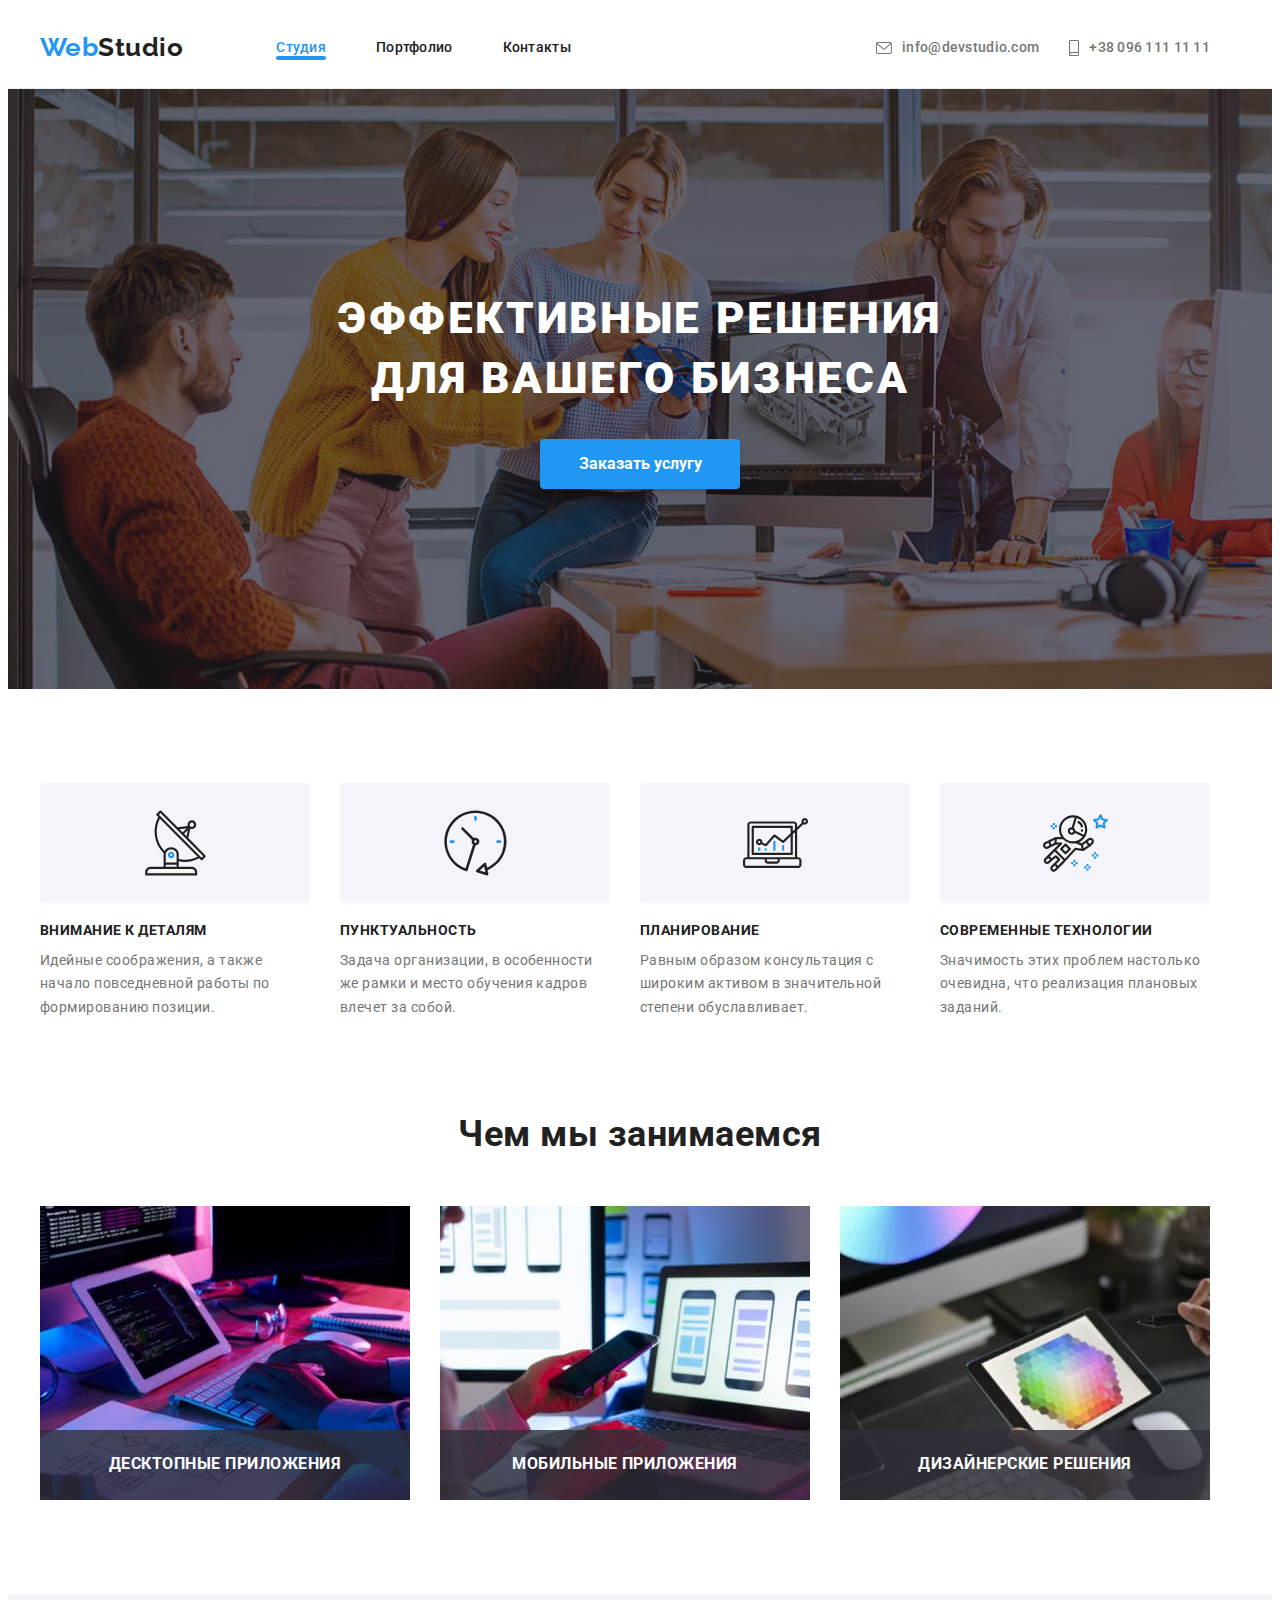
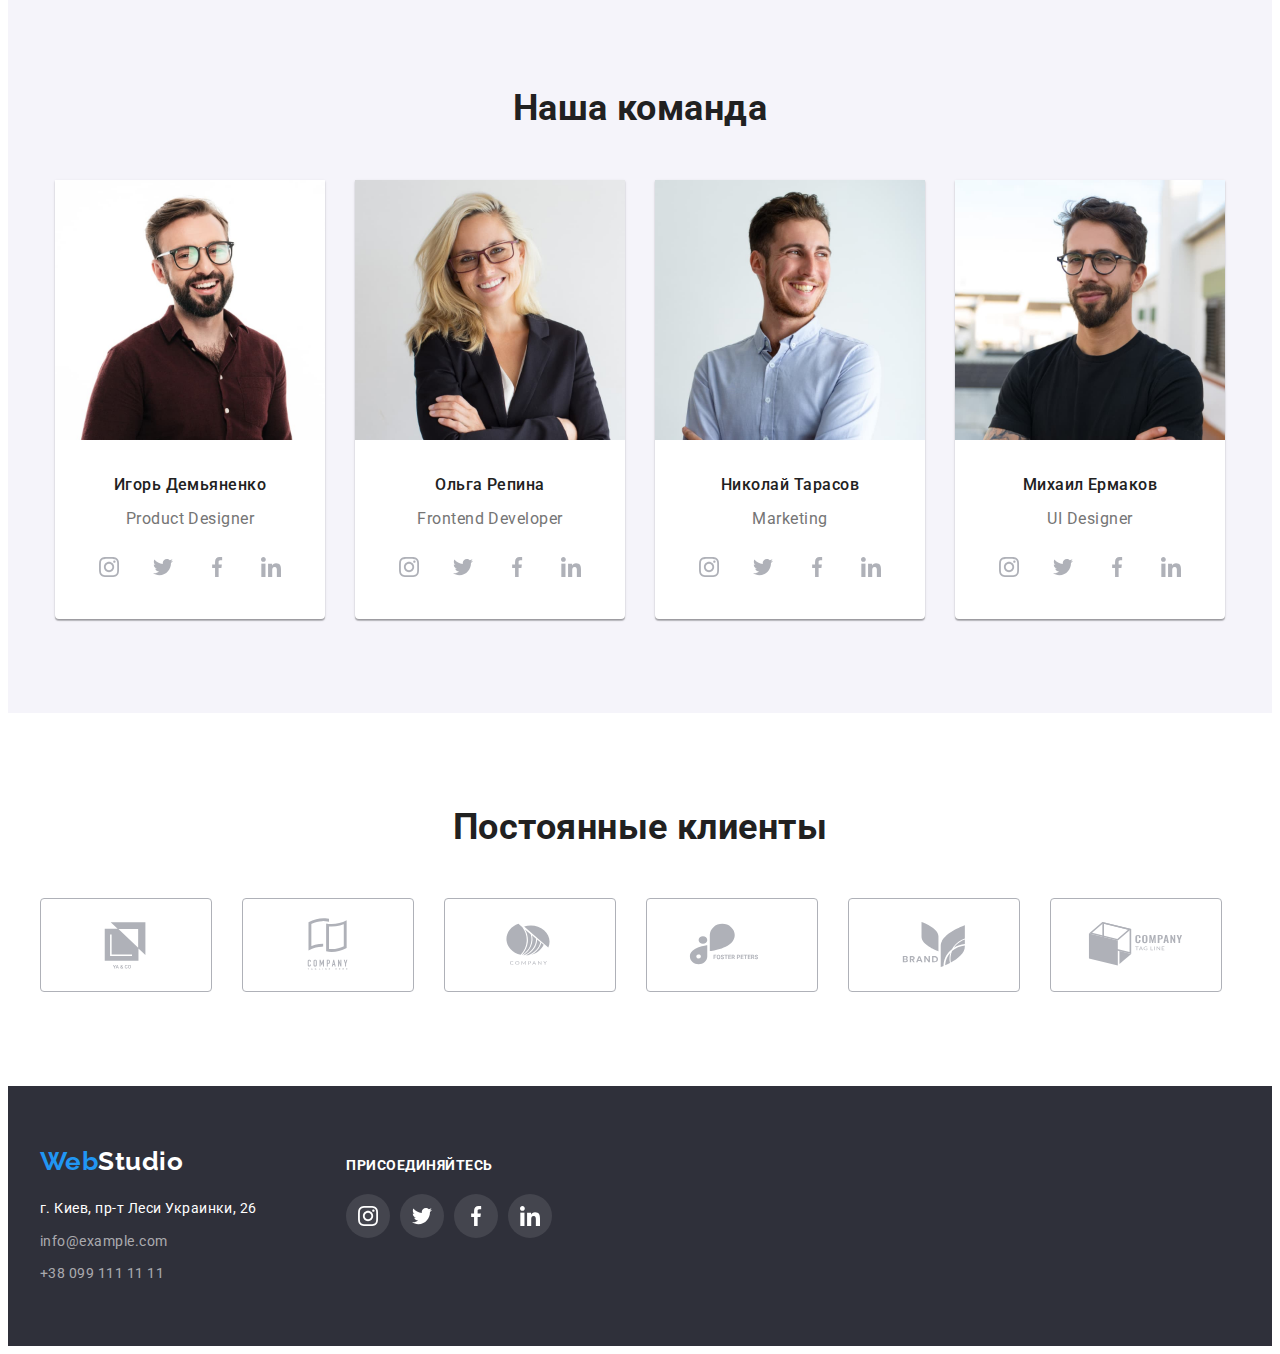
<file: index.html>
<!DOCTYPE html>
<html lang="ru">
<head>
    <meta charset="UTF-8">
    <meta http-equiv="X-UA-Compatible" content="IE=edge">
    <meta name="viewport" content="width=device-width, initial-scale=1.0">
    <link rel="preconnect" href="https://fonts.googleapis.com">
    <link rel="preconnect" href="https://fonts.gstatic.com" crossorigin>
    <link href="https://fonts.googleapis.com/css2?family=Raleway:wght@700&family=Roboto:wght@400;500;700;900&display=swap" rel="stylesheet">
    <link rel="stylesheet" href="https://cdnjs.cloudflare.com/ajax/libs/modern-normalize/1.1.0/modern-normalize.min.css" integrity="sha512-wpPYUAdjBVSE4KJnH1VR1HeZfpl1ub8YT/NKx4PuQ5NmX2tKuGu6U/JRp5y+Y8XG2tV+wKQpNHVUX03MfMFn9Q==" crossorigin="anonymous" referrerpolicy="no-referrer" />
    <link rel="stylesheet" href="./css/styles.css">
    <title>WebStudio</title>
</head>
<body>
    <header class="header">
        <div class="container">
                <nav class="header-navigation">
                    <a href="" class="logo link">Web<span class="logo-text">Studio</span></a>
                        <ul class="header-list list">
                             <li class="header-item">
                                <a href="./index.html" class="header-link link current">Студия</a>
                            </li>
                            <li class="header-item">
                                <a href="./portfolio.html" class="header-link link">Портфолио</a>
                            </li>
                            <li class="header-item">
                                <a href="" class="header-link link">Контакты</a>
                            </li>
                        </ul>
                </nav>
                <ul class="contacts-list list">
                    <li class="contacts-item">
                        <a href="mailto:info@devstudio.com" class="header-contacts link">
                        <svg class="contacts-icons" width="16" height="12"><use href="./images/symbol-defs.svg#icon-envelope"></use></svg>
                            info@devstudio.com
                        </a>  
                    </li>
                    <li class="contacts-item">
                        <a href="tel:+380961111111" class="header-contacts link ">
                        <svg class="contacts-icons" width="10" height="16"><use href="./images/symbol-defs.svg#icon-smartphone"></use></svg>
                        +38 096 111 11 11
                        </a>
                    </li>
                </ul>            
        </div>
    </header>
    <main>
        <section class="hero">
            <div class="container">
                <h1 class="hero-title">Эффективные решения для вашего бизнеса</h1>
                <button type="button" class="btn" data-modal-open>Заказать услугу</button>
            </div>
        </section>
        <section class="section about">
            <div class="container">
                <h2 class="visually-hidden">Обязательные характеристики</h2>
                <ul class="about-list list">
                    <li class="about-item">
                        <div class="about-pictures">
                                <svg class="social-icons" width="65" height="70">
                                    <use href="./images/symbol-defs.svg#icon-antenna"></use>
                                </svg>
                        </div>
                        <h3 class="about-top-title">Внимание к деталям</h3>
                            <p class="about-text">Идейные соображения, а также начало повседневной работы по формированию позиции.</p>
                    </li>
                    <li class="about-item">
                        <div class="about-pictures">
                                <svg class="social-icons" width="65" height="70">
                                    <use href="./images/symbol-defs.svg#icon-clock"></use>
                                </svg>
                        </div>
                        <h3 class="about-top-title">Пунктуальность</h3>
                            <p class="about-text">Задача организации, в особенности же рамки и место обучения кадров влечет за собой.</p>
                    </li >
                    <li class="about-item">
                        <div class="about-pictures">
                                <svg class="social-icons" width="65" height="70">
                                    <use href="./images/symbol-defs.svg#icon-diagram"></use>
                                </svg>
                        </div>
                        <h3 class="about-top-title">Планирование</h3>
                            <p class="about-text">Равным образом консультация с широким активом в значительной степени обуславливает.</p>
                    </li>
                    <li class="about-item">
                        <div class="about-pictures">
                                <svg class="social-icons" width="65" height="70">
                                    <use href="./images/symbol-defs.svg#icon-astronaut"></use>
                                </svg>
                        </div>
                        <h3 class="about-top-title">Современные технологии</h3>
                            <p class="about-text">Значимость этих проблем настолько очевидна, что реализация плановых заданий.</p>
                    </li>
                </ul>
            </div>
        </section>
        <section class="section activity">
            <div class="container">
                <h2 class="activity-title">Чем мы занимаемся</h2>
                <ul class="activity-list list">
                    <li class="activity-item">
                        <img src="./images/img.jpg" alt="работа с гаджетами" width="370" height="294">
                        <p class="activity-text">Десктопные приложения</p>
                    </li>
                    <li class="activity-item">
                        <img src="./images/img1.jpg" alt="работа с гаджетами" width="370" height="294">
                        <p class="activity-text">Мобильные приложения</p>
                    </li>
                    <li class="activity-item">
                        <img src="./images/img2.jpg" alt="работа с гаджетами" width="370" height="294">
                        <p class="activity-text">Дизайнерские решения</p>
                    </li>
                </ul>
            </div>
        </section>
        <section class="section company">
                <div class="container">
                    <h2 class="company-title">Наша команда</h2>
                    <ul class="company-list list">
                        <li class="company-item">
                            <img src="./images/pd1.jpg" alt="Игорь Демьяненко" width="270" height="260" class="company-img">
                            <h3 class="company-workers">Игорь Демьяненко</h3>
                            <p class="company-positions">Product Designer</p>
                            <ul class="social-icons-list list">
                                <li class="social-icons-item">
                                    <a href="" class="social-icons-link link">
                                        <svg class="social-icons" width="20" height="20">
                                            <use href="./images/symbol-defs.svg#icon-instagram"></use>
                                        </svg>
                                    </a>
                                </li>
                                <li class="social-icons-item">
                                    <a href="" class="social-icons-link link">
                                        <svg class="social-icons" width="20" height="20">
                                            <use href="./images/symbol-defs.svg#icon-twitter"></use>
                                        </svg>
                                    </a>
                                </li>
                                <li class="social-icons-item">
                                    <a href="" class="social-icons-link link">
                                        <svg class="social-icons" width="20" height="20">
                                            <use href="./images/symbol-defs.svg#icon-facebook"></use>
                                        </svg>
                                    </a>
                                </li>
                                <li class="social-icons-item">
                                    <a href="" class="social-icons-link link">
                                        <svg class="social-icons" width="20" height="20">
                                            <use href="./images/symbol-defs.svg#icon-linkedin"></use>
                                        </svg>
                                    </a>
                                </li>
                            </ul>
                        </li>
                        <li class="company-item">
                            <img src="./images/fd2.jpg" alt="Ольга Репина" width="270" height="260" class="company-img">
                            <h3 class="company-workers">Ольга Репина</h3>
                            <p class="company-positions">Frontend Developer</p>
                            <ul class="social-icons-list list">
                                <li class="social-icons-item">
                                    <a href="" class="social-icons-link link">
                                        <svg class="social-icons" width="20" height="20">
                                            <use href="./images/symbol-defs.svg#icon-instagram"></use>
                                        </svg>
                                    </a>
                                </li>
                                <li class="social-icons-item">
                                    <a href="" class="social-icons-link link">
                                        <svg class="social-icons" width="20" height="20">
                                            <use href="./images/symbol-defs.svg#icon-twitter"></use>
                                        </svg>
                                    </a>
                                </li>
                                <li class="social-icons-item">
                                    <a href="" class="social-icons-link link">
                                        <svg class="social-icons" width="20" height="20">
                                            <use href="./images/symbol-defs.svg#icon-facebook"></use>
                                        </svg>
                                    </a>
                                </li>
                                <li class="social-icons-item">
                                    <a href="" class="social-icons-link link">
                                        <svg class="social-icons" width="20" height="20">
                                            <use href="./images/symbol-defs.svg#icon-linkedin"></use>
                                        </svg>
                                    </a>
                                </li>
                            </ul>
                        </li>
                        <li class="company-item">
                            <img src="./images/m3.jpg" alt="Николай Тарасов" width="270" height="260" class="company-img">
                            <h3 class="company-workers">Николай Тарасов</h3>
                            <p class="company-positions">Marketing</p>
                            <ul class="social-icons-list list">
                                <li class="social-icons-item">
                                    <a href="" class="social-icons-link link">
                                        <svg class="social-icons" width="20" height="20">
                                            <use href="./images/symbol-defs.svg#icon-instagram"></use>
                                        </svg>
                                    </a>
                                </li>
                                <li class="social-icons-item">
                                    <a href="" class="social-icons-link link">
                                        <svg class="social-icons" width="20" height="20">
                                            <use href="./images/symbol-defs.svg#icon-twitter"></use>
                                        </svg>
                                    </a>
                                </li>
                                <li class="social-icons-item">
                                    <a href="" class="social-icons-link link">
                                        <svg class="social-icons" width="20" height="20">
                                            <use href="./images/symbol-defs.svg#icon-facebook"></use>
                                        </svg>
                                    </a>
                                </li>
                                <li class="social-icons-item">
                                    <a href="" class="social-icons-link link">
                                        <svg class="social-icons" width="20" height="20">
                                            <use href="./images/symbol-defs.svg#icon-linkedin"></use>
                                        </svg>
                                    </a>
                                </li>
                            </ul>
                        </li>
                        <li class="company-item">
                            <img src="./images/ud4.jpg" alt="Михаил Ермаков" width="270" height="260" class="company-img">
                            <h3 class="company-workers">Михаил Ермаков</h3>
                            <p class="company-positions">UI Designer</p>
                            <ul class="social-icons-list list">
                                <li class="social-icons-item">
                                    <a href="" class="social-icons-link link">
                                        <svg class="social-icons" width="20" height="20">
                                            <use href="./images/symbol-defs.svg#icon-instagram"></use>
                                        </svg>
                                    </a>
                                </li>
                                <li class="social-icons-item">
                                    <a href="" class="social-icons-link link">
                                        <svg class="social-icons" width="20" height="20">
                                            <use href="./images/symbol-defs.svg#icon-twitter"></use>
                                        </svg>
                                    </a>
                                </li>
                                <li class="social-icons-item">
                                    <a href="" class="social-icons-link link">
                                        <svg class="social-icons" width="20" height="20">
                                            <use href="./images/symbol-defs.svg#icon-facebook"></use>
                                        </svg>
                                    </a>
                                </li>
                                <li class="social-icons-item">
                                    <a href="" class="social-icons-link link">
                                        <svg class="social-icons" width="20" height="20">
                                            <use href="./images/symbol-defs.svg#icon-linkedin"></use>
                                        </svg>
                                    </a>
                                </li>
                            </ul>
                        </li>
                    </ul>
                </div>
        </section>
        <section class="clients section">
            <div class="container">
                <h2 class="clients-title">Постоянные клиенты </h2>
                    <ul class="clients-list list">
                        <li class="clients-item">
                            <a href="" class="clients-link link">
                                <svg class="social-icons" width="106" height="60">
                                    <use href="./images/symbol-defs.svg#icon-client1"></use>
                                </svg>
                            </a>
                        </li>
                        <li class="clients-item">
                            <a href="" class="clients-link link">
                                <svg class="social-icons" width="106" height="60">
                                    <use href="./images/symbol-defs.svg#icon-client2"></use>
                                </svg>
                            </a>
                        </li>
                        <li class="clients-item">
                            <a href="" class="clients-link link">
                                <svg class="social-icons" width="106" height="60">
                                    <use href="./images/symbol-defs.svg#icon-client3"></use>
                                </svg>
                            </a>
                        </li>
                        <li class="clients-item">
                            <a href="" class="clients-link link">
                                <svg class="social-icons" width="106" height="60">
                                    <use href="./images/symbol-defs.svg#icon-client4"></use>
                                </svg>
                            </a>
                        </li>
                        <li class="clients-item">
                            <a href="" class="clients-link link">
                                <svg class="social-icons" width="106" height="60">
                                    <use href="./images/symbol-defs.svg#icon-client5"></use>
                                </svg>
                            </a>
                        </li>
                        <li class="clients-item">
                            <a href="" class="clients-link link">
                                <svg class="social-icons" width="106" height="60">
                                    <use href="./images/symbol-defs.svg#icon-client6"></use>
                                </svg>
                            </a>
                        </li>
                    </ul>
                </div>
        </section>
    </main>
    <footer class="footer">
        <div class="container">
            <div class="footer-parts">
                <div class="footer-contacts">
                    <a href="" class="logo logo-footer link">Web<span class="logo-text-footer">Studio</span></a>
                        <address class="address">
                            <ul class="address-list list">
                                <li class="adress-item">
                                    <a href="https://goo.gl/maps/6CRxHBrRjETfegHDA" target="_blank" rel="noopener, noindex, nofollow" class="address-link link">г. Киев, пр-т Леси Украинки, 26</a>
                                </li>
                                <li class="adress-item">
                                    <a href="mailto:info@example.com" class="address-contacts link">info@example.com</a>
                                </li>
                                <li class="adress-item">
                                    <a href="tell:+380991111111" class="address-contacts link">+38 099 111 11 11</a>
                                </li>
                            </ul>
                        </address>
                </div>
                <div class="footer-social">
                    <p class="footer-text">присоединяйтесь</p>
                    <ul class="social-icons-list list">
                        <li class="social-icons-item">
                            <a href="" class="footer-social-icons-link link">
                                <svg class="social-icons" width="20" height="20">
                                    <use href="./images/symbol-defs.svg#icon-instagram"></use>
                                </svg>
                            </a>
                        </li>
                        <li class="social-icons-item">
                            <a href="" class="footer-social-icons-link link">
                                <svg class="social-icons" width="20" height="20">
                                    <use href="./images/symbol-defs.svg#icon-twitter"></use>
                                </svg>
                            </a>
                        </li>
                        <li class="social-icons-item">
                            <a href="" class="footer-social-icons-link link">
                                <svg class="social-icons" width="20" height="20">
                                    <use href="./images/symbol-defs.svg#icon-facebook"></use>
                                </svg>
                            </a>
                        </li>
                        <li class="social-icons-item">
                            <a href="" class="footer-social-icons-link link">
                                <svg class="social-icons" width="20" height="20">
                                    <use href="./images/symbol-defs.svg#icon-linkedin"></use>
                                </svg>
                            </a>
                        </li>
                    </ul>
                </div>
            </div>
        </div>
    </footer>

    <div class="backdrop is-hidden" data-modal>
        <div class="modal">
            <button type="button" class="modal-close-btn" data-modal-close>
                <svg class="social-icons" width="11" height="11">
                    <use href="./images/symbol-defs.svg#icon-close-modal"></use>
                </svg>
            </button>
        </div>
    </div>

    <script src="./js/modal.js"></script>
    </body>
    </html>
</file>
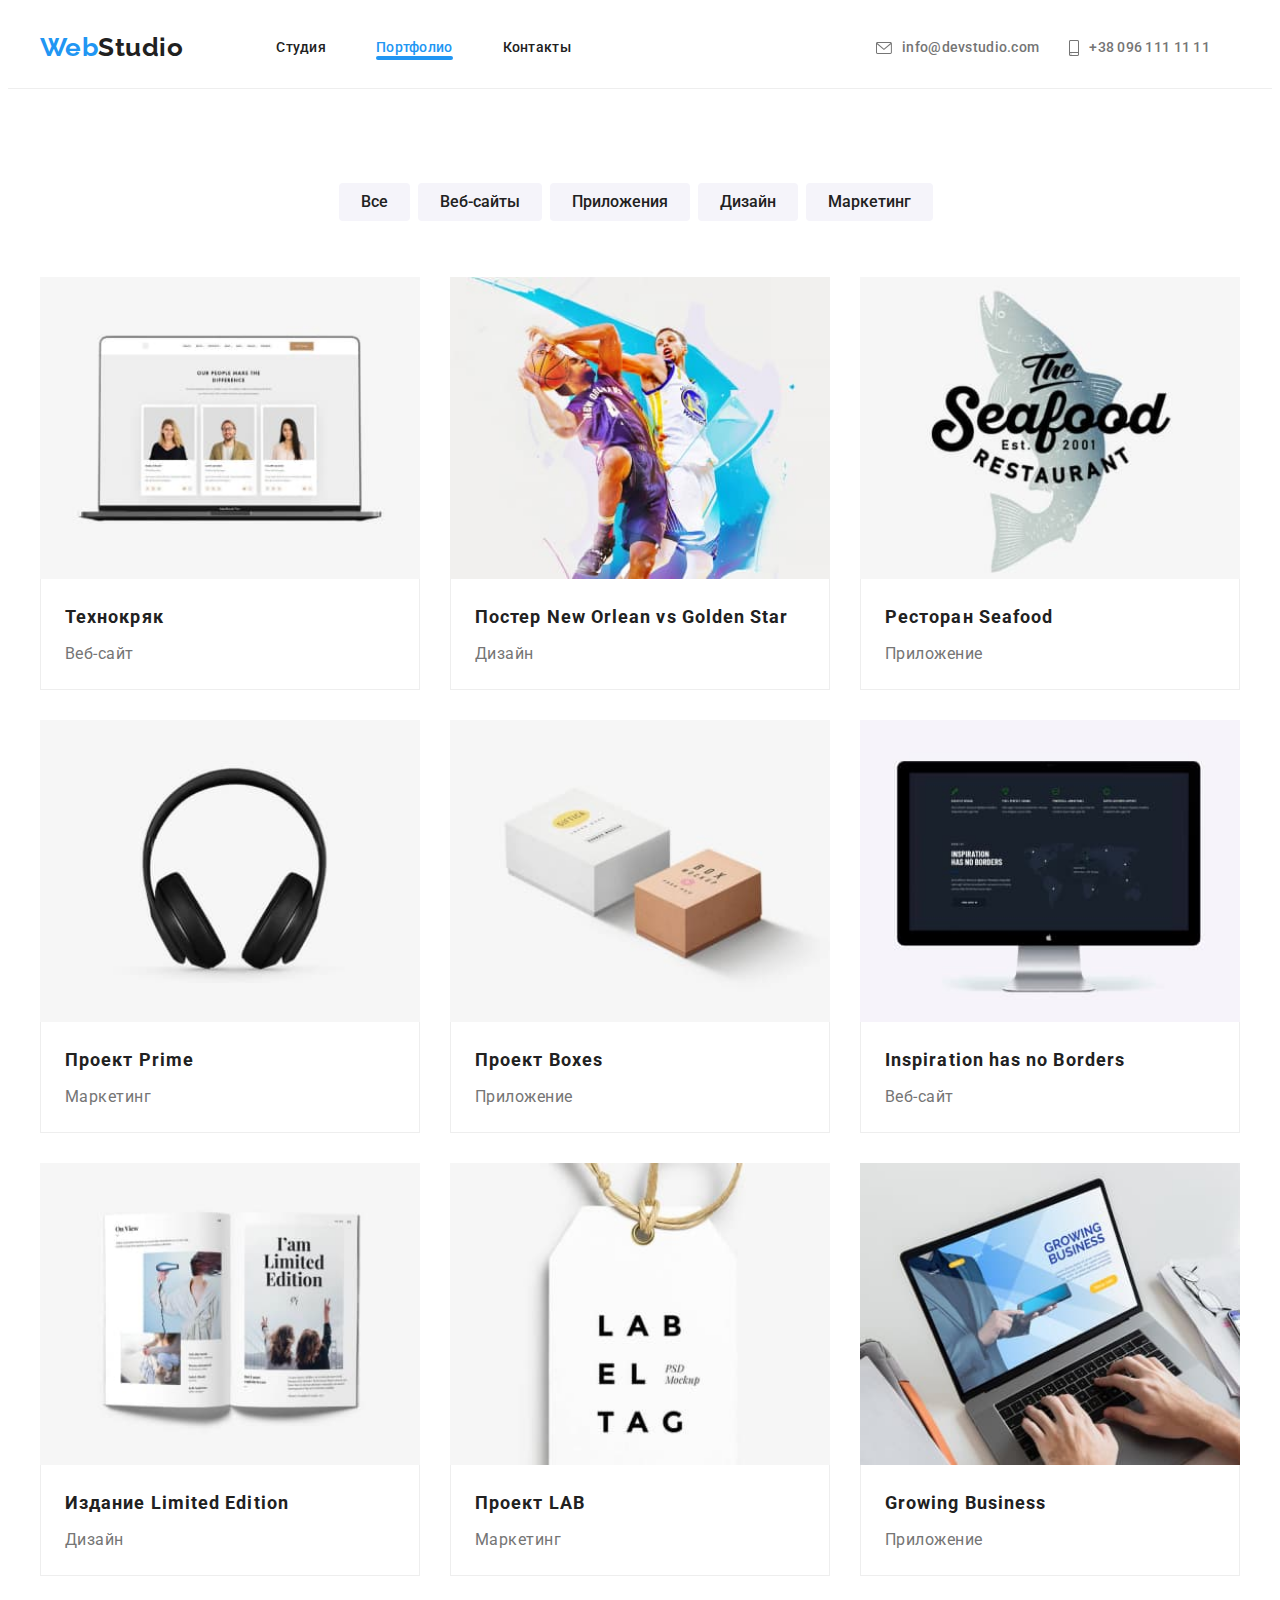
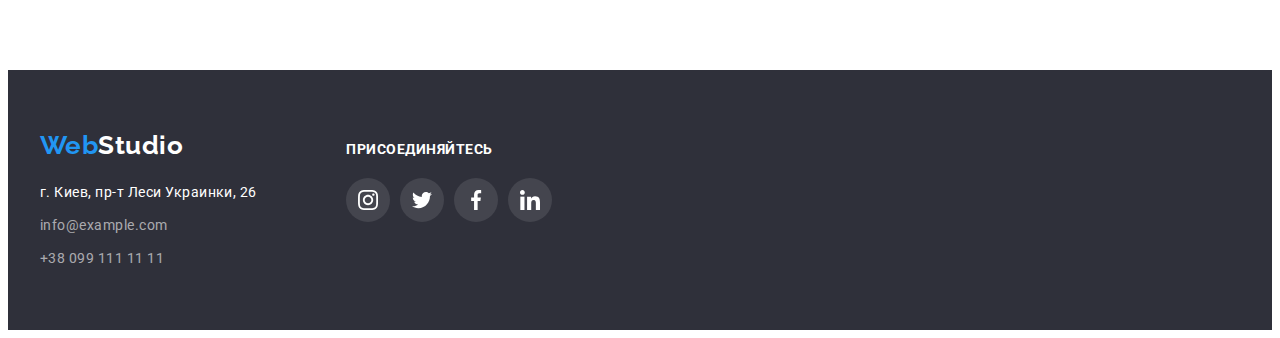
<file: portfolio.html>
<!DOCTYPE html>
<html lang="ru">
<head>
    <meta charset="UTF-8">
    <meta http-equiv="X-UA-Compatible" content="IE=edge">
    <meta name="viewport" content="width=device-width, initial-scale=1.0">
    <link rel="preconnect" href="https://fonts.googleapis.com">
    <link rel="preconnect" href="https://fonts.gstatic.com" crossorigin>
    <link href="https://fonts.googleapis.com/css2?family=Raleway:wght@700&family=Roboto:wght@400;500;700;900&display=swap" rel="stylesheet">
    <link rel="stylesheet" href="https://cdnjs.cloudflare.com/ajax/libs/modern-normalize/1.1.0/modern-normalize.min.css" integrity="sha512-wpPYUAdjBVSE4KJnH1VR1HeZfpl1ub8YT/NKx4PuQ5NmX2tKuGu6U/JRp5y+Y8XG2tV+wKQpNHVUX03MfMFn9Q==" crossorigin="anonymous" referrerpolicy="no-referrer" />
    <link rel="stylesheet" href="./css/styles.css">
    <title>Portfolio</title>
</head>
<body>
    <header class="header">
        <div class="container">
                <nav class="header-navigation">
                    <a href="" class="logo link">Web<span class="logo-text">Studio</span></a>
                        <ul class="header-list list">
                             <li class="header-item">
                                <a href="./index.html" class="header-link link">Студия</a>
                            </li>
                            <li class="header-item">
                                <a href="./portfolio.html" class="header-link link current">Портфолио</a>
                            </li>
                            <li class="header-item">
                                <a href="" class="header-link link">Контакты</a>
                            </li>
                        </ul>
                </nav>
                <ul class="contacts-list list">
                    <li class="contacts-item">
                        <a href="mailto:info@devstudio.com" class="header-contacts link">
                        <svg class="contacts-icons" width="16" height="12"><use href="./images/symbol-defs.svg#icon-envelope"></use></svg>
                            info@devstudio.com
                        </a>  
                    </li>
                    <li class="contacts-item">
                        <a href="tel:+380961111111" class="header-contacts link ">
                        <svg class="contacts-icons" width="10" height="16"><use href="./images/symbol-defs.svg#icon-smartphone"></use></svg>
                        +38 096 111 11 11
                        </a>
                    </li>
                </ul>          
        </div>
    </header>
    <main>
     <section class="section">
        <div class="container">
            <h1 class="visually-hidden">Портфолио</h1>
            <ul class="portfolio-btn list">
                <li class="portfolio-btn-item">
                    <button type="button" class="btn-filter">Все</button>
                </li>
                <li class="portfolio-btn-item">
                    <button type="button" class="btn-filter">Веб-сайты</button>
                </li>
                <li class="portfolio-btn-item">
                    <button type="button" class="btn-filter">Приложения</button>
                </li>
                <li class="portfolio-btn-item">
                    <button type="button" class="btn-filter">Дизайн</button>
                </li>
                <li class="portfolio-btn-item">
                    <button type="button" class="btn-filter">Маркетинг</button>
                </li>
            </ul>
            <ul class="portfolio-list list">
                <li class="portfolio-item">
                    <a href="" class="portfolio-item-link link">
                        <div class="portfolio-overlay">
                            <img src="./images/portfolio1.jpg" alt="Сайт на ноутбуке" width="370" height="294" class="portfolio-img">
                            <p class="portfolio-text-overlay">Ресурс предлагает комплексные предложения с разным уровнем функционала и сервисов. Все это позволит посетителю получить исчерпывающие сведения о компании или частном лице.</p>
                        </div>
                        <div class="portfolio-cards">
                            <h2 class="portfolio-title">Технокряк</h2>
                            <p class="portfolio-text">Веб-сайт</p>
                        </div>
                    </a>
                </li>
                <li class="portfolio-item">
                    <a href="" class="portfolio-item-link link">
                        <div class="portfolio-overlay">
                            <img src="./images/portfolio2.jpg" alt="Постер з бакскетболистами" width="370" height="294" class="portfolio-img">
                            <p class="portfolio-text-overlay">Ресурс предлагает комплексные предложения с разным уровнем функционала и сервисов. Все это позволит посетителю получить исчерпывающие сведения о компании или частном лице.</p>
                        </div>
                        <div class="portfolio-cards">
                            <h2 class="portfolio-title">Постер New Orlean vs Golden Star</h2>
                            <p class="portfolio-text">Дизайн</p>
                        </div>
                    </a>
                </li>
                <li class="portfolio-item">
                    <a href="" class="portfolio-item-link link">
                        <div class="portfolio-overlay">
                            <img src="./images/portfolio3.jpg" alt="Емблема ресторана" width="370" height="294" class="portfolio-img">
                            <p class="portfolio-text-overlay">Ресурс предлагает комплексные предложения с разным уровнем функционала и сервисов. Все это позволит посетителю получить исчерпывающие сведения о компании или частном лице.</p>
                        </div>
                        <div class="portfolio-cards">
                            <h2 class="portfolio-title">Ресторан Seafood</h2>
                            <p class="portfolio-text">Приложение</p>
                        </div>
                    </a>
                </li>
                <li class="portfolio-item">
                    <a href="" class="portfolio-item-link link">
                        <div class="portfolio-overlay">
                            <img src="./images/portfolio4.jpg" alt="Навушники" width="370" height="294" class="portfolio-img">
                            <p class="portfolio-text-overlay">Ресурс предлагает комплексные предложения с разным уровнем функционала и сервисов. Все это позволит посетителю получить исчерпывающие сведения о компании или частном лице.</p>
                        </div>
                        <div class="portfolio-cards">   
                            <h2 class="portfolio-title">Проект Prime</h2>
                            <p class="portfolio-text">Маркетинг</p>
                        </div>
                    </a>
                </li>
                <li class="portfolio-item">
                    <a href="" class="portfolio-item-link link">
                        <div class="portfolio-overlay">
                            <img src="./images/portfolio5.jpg" alt="Ящики" width="370" height="294" class="portfolio-img">
                            <p class="portfolio-text-overlay">Ресурс предлагает комплексные предложения с разным уровнем функционала и сервисов. Все это позволит посетителю получить исчерпывающие сведения о компании или частном лице.</p>
                        </div>
                        <div class="portfolio-cards">
                            <h2 class="portfolio-title">Проект Boxes</h2>
                            <p class="portfolio-text">Приложение</p>
                        </div>
                    </a>
                </li>
                <li class="portfolio-item">
                    <a href="" class="portfolio-item-link link">
                        <div class="portfolio-overlay">
                            <img src="./images/portfolio6.jpg" alt="Сайт на декстопе" width="370" height="294" class="portfolio-img">
                            <p class="portfolio-text-overlay">Ресурс предлагает комплексные предложения с разным уровнем функционала и сервисов. Все это позволит посетителю получить исчерпывающие сведения о компании или частном лице.</p>
                        </div>
                        <div class="portfolio-cards">
                            <h2 class="portfolio-title">Inspiration has no Borders</h2>
                            <p class="portfolio-text">Веб-сайт</p>
                        </div>
                    </a>
                </li>
                <li class="portfolio-item"> 
                    <a href="" class="portfolio-item-link link">
                        <div class="portfolio-overlay">
                            <img src="./images/portfolio7.jpg" alt="Лимитированное издание" width="370" height="294" class="portfolio-img">
                            <p class="portfolio-text-overlay">Ресурс предлагает комплексные предложения с разным уровнем функционала и сервисов. Все это позволит посетителю получить исчерпывающие сведения о компании или частном лице.</p>
                        </div>
                        <div class="portfolio-cards">
                            <h2 class="portfolio-title">Издание Limited Edition</h2>
                            <p class="portfolio-text">Дизайн</p>
                        </div>
                    </a>
                </li>
                <li class="portfolio-item">
                    <a href="" class="portfolio-item-link link">
                        <div class="portfolio-overlay">
                            <img src="./images/portfolio8.jpg" alt="Виртуальная лаборатория" width="370" height="294" class="portfolio-img">
                            <p class="portfolio-text-overlay">Ресурс предлагает комплексные предложения с разным уровнем функционала и сервисов. Все это позволит посетителю получить исчерпывающие сведения о компании или частном лице.</p>
                        </div>
                        <div class="portfolio-cards">
                            <h2 class="portfolio-title">Проект LAB</h2>
                            <p class="portfolio-text">Маркетинг</p>
                        </div>
                    </a>
                </li>
                <li class="portfolio-item">
                    <a href="" class="portfolio-item-link link">
                        <div class="portfolio-overlay">
                            <img src="./images/portfolio9.jpg" alt="Работа за ноутбуком" width="370" height="294" class="portfolio-img">
                            <p class="portfolio-text-overlay">Ресурс предлагает комплексные предложения с разным уровнем функционала и сервисов. Все это позволит посетителю получить исчерпывающие сведения о компании или частном лице.</p>
                        </div>
                        <div class="portfolio-cards">
                            <h2 class="portfolio-title">Growing Business</h2>
                            <p class="portfolio-text">Приложение</p>
                        </div>
                    </a>
                </li>
            </ul>
        </div>
     </section>
    </main>
    <footer class="footer">
        <div class="container">
            <div class="footer-parts">
                <div class="footer-contacts">
                    <a href="" class="logo logo-footer link">Web<span class="logo-text-footer">Studio</span></a>
                        <address class="address">
                            <ul class="address-list list">
                                <li class="adress-item">
                                    <a href="https://goo.gl/maps/6CRxHBrRjETfegHDA" target="_blank" rel="noopener, noindex, nofollow" class="address-link link">г. Киев, пр-т Леси Украинки, 26</a>
                                </li>
                                <li class="adress-item">
                                    <a href="mailto:info@example.com" class="address-contacts link">info@example.com</a>
                                </li>
                                <li class="adress-item">
                                    <a href="tell:+380991111111" class="address-contacts link">+38 099 111 11 11</a>
                                </li>
                            </ul>
                        </address>
                </div>
                <div class="footer-social">
                    <p class="footer-text">присоединяйтесь</p>
                    <ul class="social-icons-list list">
                        <li class="social-icons-item">
                            <a href="" class="footer-social-icons-link link">
                                <svg class="social-icons" width="20" height="20">
                                    <use href="./images/symbol-defs.svg#icon-instagram"
                                </svg>
                            </a>
                        </li>
                        <li class="social-icons-item">
                            <a href="" class="footer-social-icons-link link">
                                <svg class="social-icons" width="20" height="20">
                                    <use href="./images/symbol-defs.svg#icon-twitter"
                                </svg>
                            </a>
                        </li>
                        <li class="social-icons-item">
                            <a href="" class="footer-social-icons-link link">
                                <svg class="social-icons" width="20" height="20">
                                    <use href="./images/symbol-defs.svg#icon-facebook"
                                </svg>
                            </a>
                        </li>
                        <li class="social-icons-item">
                            <a href="" class="footer-social-icons-link link">
                                <svg class="social-icons" width="20" height="20">
                                    <use href="./images/symbol-defs.svg#icon-linkedin"
                                </svg>
                            </a>
                        </li>
                    </ul>
                </div>
            </div>
        </div>
</body>
</html>
</file>
<file: css/styles.css>
:root{
    --header-color:#212121;
    --contacts-color:#757575;
    --accent-color:#2196F3;
    --main-title-color:#FFFFFF;
    --second-title-color:#212121;
    --btn-color:#FFFFFF;
    --second-btn-color:#188CE8;
    --bg-btn-color:#F5F4FA;
    --text-color:#757575;
    --main-bg-color:#FFFFFF;
    --second-bg-color:#2F303A;
    --third-bg-color:#F5F4FA;
    --address-color:#FFFFFF;
    --social-icons-color: #AFB1B8;
}

body {
    font-family: 'Roboto', sans-serif;
    color: var(--second-title-color);
    background-color: var(--main-bg-color);
    letter-spacing: 0.03em;
}

.link{
    text-decoration: none;
}

.list{
    list-style: none;
}

p, h1, h2, h3, h4, h5, h6 {
    margin: 0;
}

ol, ul {
    padding-left: 0;
    margin: 0;
}

button {
    cursor: pointer;
}

img {
    display: block;
    min-width: 100%;
    height: auto;
}

.container {
    width: 1200px;
    padding-left: 15px;
    padding-right: 15px;
    margin: 0 auto;
}

.section {
    padding-top: 94px;
    padding-bottom: 94px;
}

.visually-hidden {
    position: absolute;
    white-space: nowrap;
    width: 1px;
    height: 1px;
    overflow: hidden;
    border: 0;
    padding: 0;
    clip: rect(0 0 0 0);
    clip-path: inset(50%);
    margin: -1px;
  }

  .header {
      border-bottom: 1px solid #EEEEEE
  }

  .header .container {
      display: flex;
      align-items: center;
  }

  .header-navigation {
      display: flex;
      align-items: center;
  }

.logo {
    margin-right: 93px;

    font-family: 'Raleway';
    font-weight: 700;
    font-size: 26px;
    line-height: 1.2;
    color: var(--accent-color);
}

.logo-text {
    color: var(--header-color);
}

.header-list {
    display: flex;
}

.header-item:not(:last-child) {
    margin-right: 50px; 
}

.header-link {
    position: relative;
    display: block;
    padding-top: 32px;
    padding-bottom: 32px;

    font-weight: 500;
    font-size: 14px;
    line-height: 1.14;
    letter-spacing: 0.02em;
    color: var(--header-color);
    transition: color 250ms cubic-bezier(0.4, 0, 0.2, 1);
}

.header-link:hover, .header-link:focus{
color: var(--accent-color);
}

@keyframes header-linear {
    0% {
        transform: scale(0);
    }
    100% {
        transform: scale(1);
    }
}

.current::after {
    position: absolute;
    content: '';
    width: 100%;
    display: flex;
    bottom: -1;
    height: 4px;
    border-radius: 2px;
    background: var(--accent-color);
    animation: header-linear 250ms cubic-bezier(0.4, 0, 0.2, 1);
}


.contacts-list {
    display: flex;
    margin-left: auto;
}

.contacts-item {
    margin-right: 30px;
}

.header-contacts {
    display: block;
    padding-top: 32px;
    padding-bottom: 32px;
    display: flex;
    align-items: center;

    font-weight: 500;
    font-size: 14px;
    line-height: 1.14;
    letter-spacing: 0.02em;
    color: var(--contacts-color);
    fill: var(--contacts-color);
    transition: color 250ms cubic-bezier(0.4, 0, 0.2, 1);
}

.header-contacts:hover, .header-contacts:focus{
    color: var(--accent-color);
    fill: currentColor;
}

.contacts-icons {
    margin-right: 10px;
}

.hero{
    text-align: center;
    padding-top: 200px;
    padding-bottom: 200px;
    margin: 0 auto;
    max-width: 1600px;
    background-image: linear-gradient(rgba(47, 48, 58, 0.4), rgba(47, 48, 58, 0.4)), url(../images/img-hero.jpg);
    background-size: cover;
    background-repeat: no-repeat;
    background-color: var(--second-bg-color);
}

.hero-title{
    max-width: 696px;
    margin: 0 auto;

    font-weight: 900;
    font-size: 44px;
    line-height: 1.36;
    text-align: center;
    letter-spacing: 0.06em;
    text-transform: uppercase;
    color: var(--main-title-color);
}

.btn {
    min-width: 200px;
    height: 50px;
    margin-top: 30px;
    border-radius: 4px;
    border: none;
    font-family: inherit;
    font-weight: 700;
    font-size: 16px;
    line-height: 1.87;
    color: var(--btn-color);
    background-color: var(--accent-color);
    cursor: pointer;
    box-shadow: 0px 4px 4px rgba(0, 0, 0, 0.15);
}

.about-list {
    display: flex;
    flex-wrap: wrap;
}

.about-item {
    width: 270px;
}

.about-item:not(:last-child) {
    margin-right: 30px;
}

.about-pictures {
    margin-bottom: 20px;

    height: 120px;
    width:  270px;
    border-radius: 4px;
    background-color: var(--bg-btn-color);
    display: flex;
    justify-content: center;
    align-items: center;
}

..about-pictures + .about-pictures {
    margin-right: 30px;
}

.about-top-title{
    margin-bottom: 10px;

    font-weight: 700;
    font-size: 14px;
    line-height: 1.14;
    text-transform: uppercase;
    color: var(--second-title-color);
}

.about-text{
    font-size: 14px;
    line-height: 1.7;
    color: var(--text-color)
}

.activity-title, .company-title{
    margin-bottom: 50px;

    text-align: center;
    font-weight: 700;
    font-size: 36px;
    line-height: 1.16;
    color: var(--second-title-color)
}

.activity {
    padding-top: 0 ;
}

.activity-list {
    display: flex;
}

.activity-item {
    position: relative;
}

.activity-item:not(:last-child) {
    margin-right: 30px;
}

.activity-text {
    position: absolute;
    background-color: rgba(47, 48, 58, 0.8);
    color: var(--main-title-color);
    font-weight: 700;
    line-height: 1.17;
    text-transform: uppercase;
    height: 70px;
    width: 100%;
    bottom: 0;
    display: flex;
    justify-content: center;
    align-items: center;
}

.company {
    background-color: var(--third-bg-color)
}

.company-list {
    display: flex;
    justify-content: center;
}

.company-item {
    box-shadow: 0px 1px 3px rgba(0, 0, 0, 0.12), 0px 1px 1px rgba(0, 0, 0, 0.14), 0px 2px 1px rgba(0, 0, 0, 0.2);
    border-radius: 0px 0px 4px 4px;
    background-color: var(--main-bg-color);
}

.company-item:not(:last-child) {
    margin-right: 30px;
}

.company-img {
    max-width: 100%;
    height: auto;
    margin-bottom: 30px;
}

.company-workers{
    margin-bottom: 10px;

    font-weight: 500;
    font-size: 16px;
    line-height: 1.9;
    text-align: center;
    color: var(--second-title-color);
}

.company-positions{
    margin-bottom: 16px;

    font-size: 16px;
    line-height: 1.17;
    text-align: center;
    color: var(--text-color);
}

.social-icons-list {
    display: flex;
    justify-content: center;
    margin-bottom: 30px;
}

.social-icons-item:not(:last-child) {
    margin-right: 10px;
}

.social-icons-link {
    height: 44px;
    width: 44px;
    border-radius: 50%;
    display: flex;
    justify-content: center;
    align-items: center;
    fill: var(--social-icons-color);
    color: var(--main-bg-color);
    background-color: var(--main-bg-color);
    transition: background-color 250ms cubic-bezier(0.4, 0, 0.2, 1), fill 250ms cubic-bezier(0.4, 0, 0.2, 1); 
}

.social-icons-link:hover, .social-icons-link:focus {
background-color: var(--accent-color);
fill: currentColor;
}

.clients {
  display: flex;
}

.clients-title {
    margin-bottom: 50px;

    text-align: center;
    font-weight: 700;
    font-size: 36px;
    line-height: 1.14;
    color: var(--second-title-color)
}

.clients-list {
    display: flex;

}

.clients-item:not(:last-child) {
    margin-right: 30px;
}

.clients-link {
    width: 170px;
    height: 92px;
    border: 1px solid #AFB1B8;
    border-radius: 4px;
    display: flex;
    justify-content: center;
    align-items: center;
    color: var(--accent-color);
    fill: var(--social-icons-color);
    transition: fill 250ms cubic-bezier(0.4, 0, 0.2, 1), border 250ms cubic-bezier(0.4, 0, 0.2, 1); 
}

.clients-link:hover, .clients-link:focus {
    fill: currentColor;
    border: 1px solid var(--accent-color);
    }

.footer{
    padding-top: 60px;
    padding-bottom: 60px;

    background-color: var(--second-bg-color);
}

.footer-parts {
    display: flex;
    align-items: baseline;
}

.logo-text-footer{
    color: var(--main-title-color);
}

.current {
    color: var(--accent-color);
}

.address {
    margin-top: 20px;
}

.address-link{
    font-style: normal;
    font-size: 14px;
    line-height: 1.7;
    color: var(--address-color);
    transition: color 250ms cubic-bezier(0.4, 0, 0.2, 1);
}

.adress-item:not(:last-child) {
    margin-bottom: 9px;
}

.address-contacts{
    font-style: normal;
    font-size: 14px;
    line-height: 1.7;
    color: rgba(255, 255, 255, 0.6);
    transition: color 250ms cubic-bezier(0.4, 0, 0.2, 1);
}

.address-link:hover, .address-link:focus{
    color: var(--accent-color);
}

.address-contacts:hover, .address-contacts:focus{
        color: var(--accent-color);
    }

.footer-social{
margin-left: 70px;
}

.footer-text {
    margin-bottom: 20px;

    font-weight: 700;
    font-size: 14px;
    line-height: 1.14;
    color: var(--main-title-color);
    text-transform: uppercase;
}

.social-icons-list {
    display: flex;
    justify-content: center;
}

.footer-social-icons-link {
    height: 44px;
    width: 44px;
    border-radius: 50%;
    display: flex;
    justify-content: center;
    align-items: center;
    color: var(--main-title-color);
    fill: var(--main-title-color);
    background-color: rgba(255, 255, 255, 0.1);
    transition: background-color 250ms cubic-bezier(0.4, 0, 0.2, 1), fill 250ms cubic-bezier(0.4, 0, 0.2, 1);
}

.footer-social-icons-link:hover, .footer-social-icons-link:focus {
    background-color: var(--accent-color);
    fill: currentColor;
    }

.portfolio-btn {
    display: flex;
    justify-content: center;
    margin-bottom: 56px;

}
.portfolio-btn-item {
    margin-right: 8px;
}

.btn-filter{
    border-radius: 4px;
    border: none;
    padding:  6px 22px;
    font-family: inherit;
    font-weight: 500;
    font-size: 16px;
    line-height: 1.62;
    color: var(--second-title-color);
    background-color: var(--bg-btn-color);
    cursor: pointer;
    transition: 
    color 250ms cubic-bezier(0.4, 0, 0.2, 1), 
    background-color 250ms cubic-bezier(0.4, 0, 0.2, 1), 
    box-shadow 250ms cubic-bezier(0.4, 0, 0.2, 1);
}

.btn-filter:hover, .btn-filter:focus{
    color: var(--btn-color);
    background-color: var(--accent-color);
    box-shadow: 0px 3px 1px rgba(0, 0, 0, 0.1), 0px 1px 2px rgba(0, 0, 0, 0.08), 0px 2px 2px rgba(0, 0, 0, 0.12);
}

.portfolio-title{
    margin-bottom: 4px;

    font-weight: 700;
    font-size: 18px;
    line-height: 2;
    letter-spacing: 0.06em;
    color: var(--second-title-color);
}

.portfolio-text{
    font-size: 16px;
    line-height: 1.88;
    color: var(--text-color);
}

.portfolio-list {
    display: flex;
    flex-wrap: wrap;
    margin-left: -30px;
    margin-bottom: -30px;
}

.portfolio-item {
    flex-basis: calc(100% / 3 - 30px);
    margin-left: 30px;
    margin-bottom: 30px;
}

.portfolio-item-link {
    display: block;
    transition: box-shadow 250ms cubic-bezier(0.4, 0, 0.2, 1);
}

.portfolio-item-link:hover {
    box-shadow: 0px 1px 1px rgba(0, 0, 0, 0.12), 0px 4px 4px rgba(0, 0, 0, 0.06), 1px 4px 6px rgba(0, 0, 0, 0.16);
}

.portfolio-cards {
    padding: 20px 24px;
    border-right: 1px solid #EEEEEE;
    border-bottom: 1px solid #EEEEEE;
    border-left: 1px solid #EEEEEE;
}

.portfolio-overlay {
    position: relative;
    overflow: hidden;
}

.portfolio-text-overlay {
    position: absolute;
    top: 0;
    background-color: rgba(33, 150, 243, 0.9);
    color: var(--main-title-color);
    line-height: 1.55;
    padding: 63px 24px;
    height: 100%;
    transform: translateY(101%);
    transition: transform 250ms cubic-bezier(0.4, 0, 0.2, 1);
}

.portfolio-item-link:hover .portfolio-text-overlay {
    transform: translateY(0%);
}

.backdrop {
    position: fixed;
    height: 100%;
    width: 100%;
    top: 0;
    background-color: rgba(0, 0, 0, 0.2);
    transition: opacity 250ms cubic-bezier(0.4, 0, 0.2, 1), visibility 250ms cubic-bezier(0.4, 0, 0.2, 1);
}

.modal {
    position: absolute;
    min-height: 581px;
    min-width: 528px;
    background-color: var(--main-bg-color);
    box-shadow: 0px 1px 3px rgba(0, 0, 0, 0.12), 0px 1px 1px rgba(0, 0, 0, 0.14), 0px 2px 1px rgba(0, 0, 0, 0.2);
    border-radius: 4px;
    top: 50%;
    left: 50%;
    transform: translate(-50%, -50%) scale(1) rotate(0);
    transition:transform 250ms;
}

.backdrop.is-hidden .modal {
    transform: scale(0.5) rotate(40deg);
}

.modal-close-btn {
    position: absolute;
    top: 8px;
    right: 8px;
    width: 30px;
    height: 30px;
    border-radius: 50%;
    padding: 9 9 10 10;
    background-color: var(--main-bg-color);
    border: 1px solid rgba(0, 0, 0, 0.1);
}

.is-hidden {
    opacity: 0;
    pointer-events: none;
    visibility: hidden;
}
</file>
